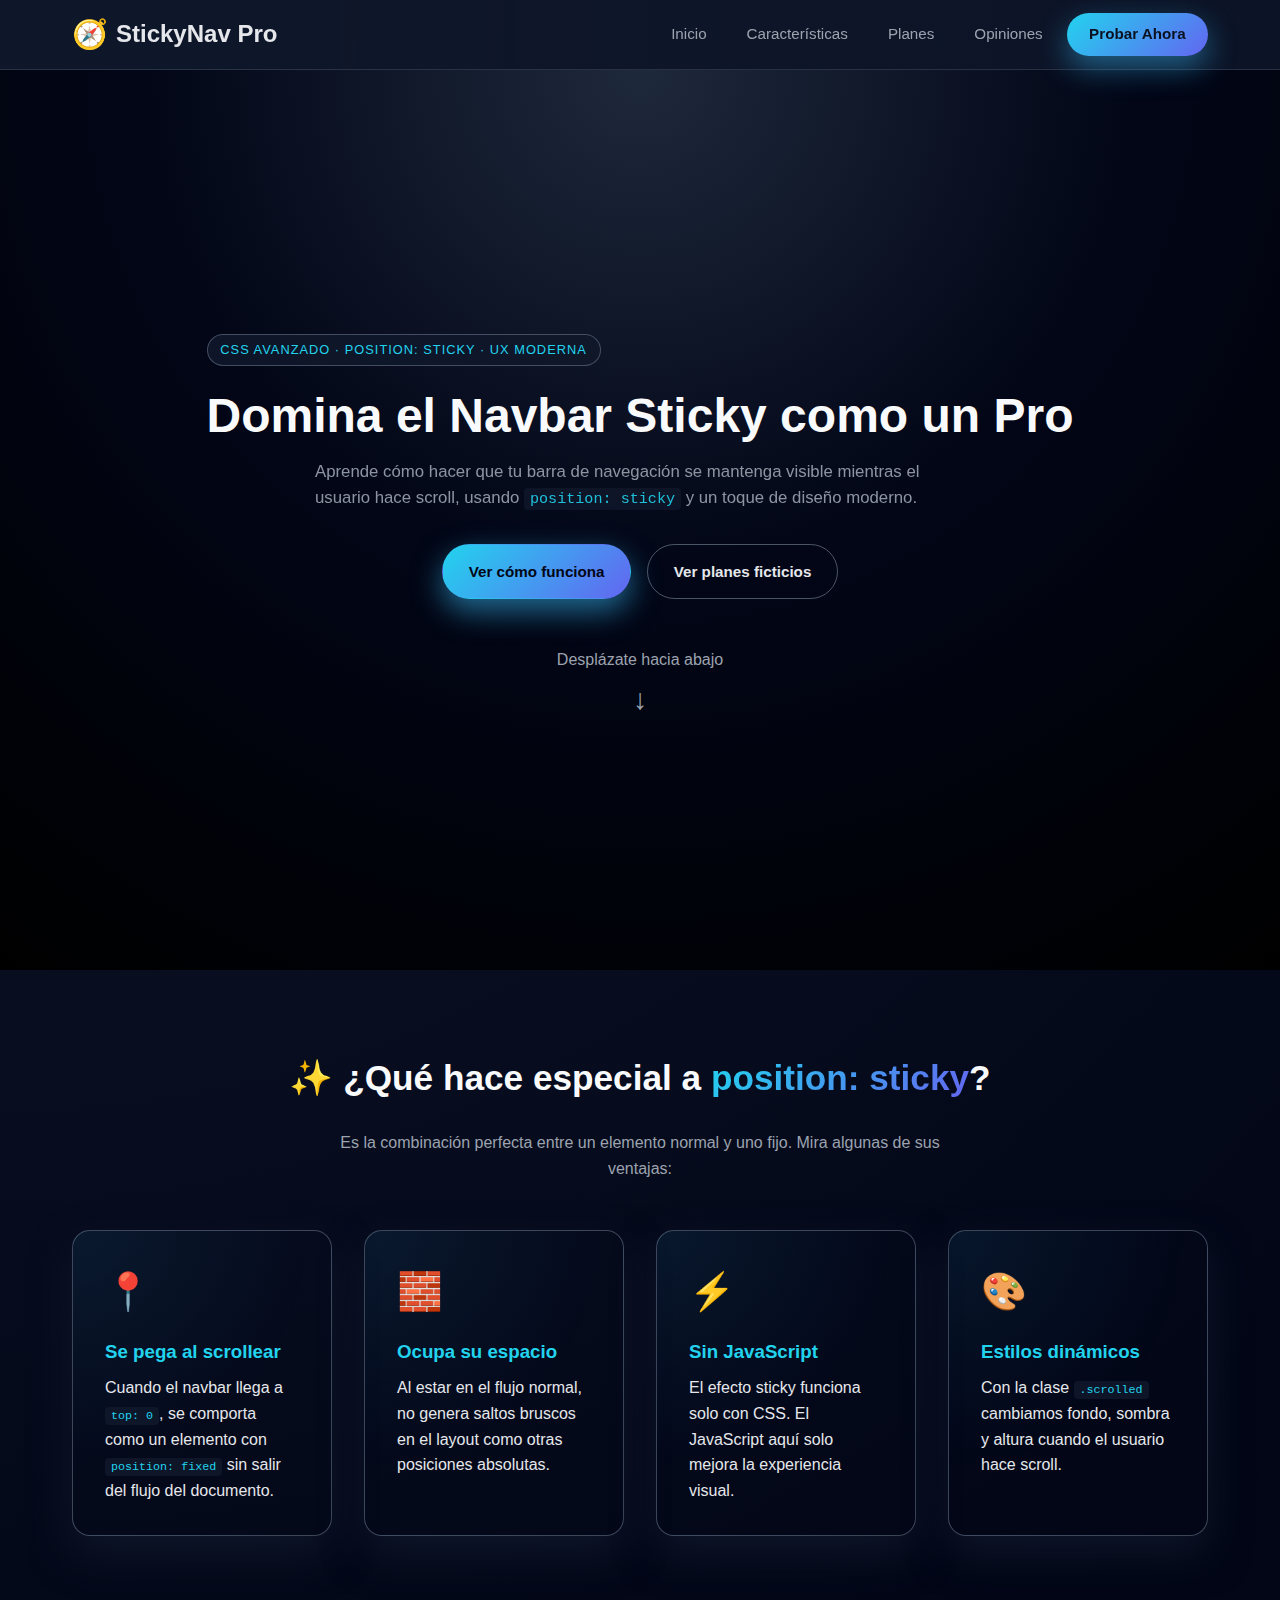
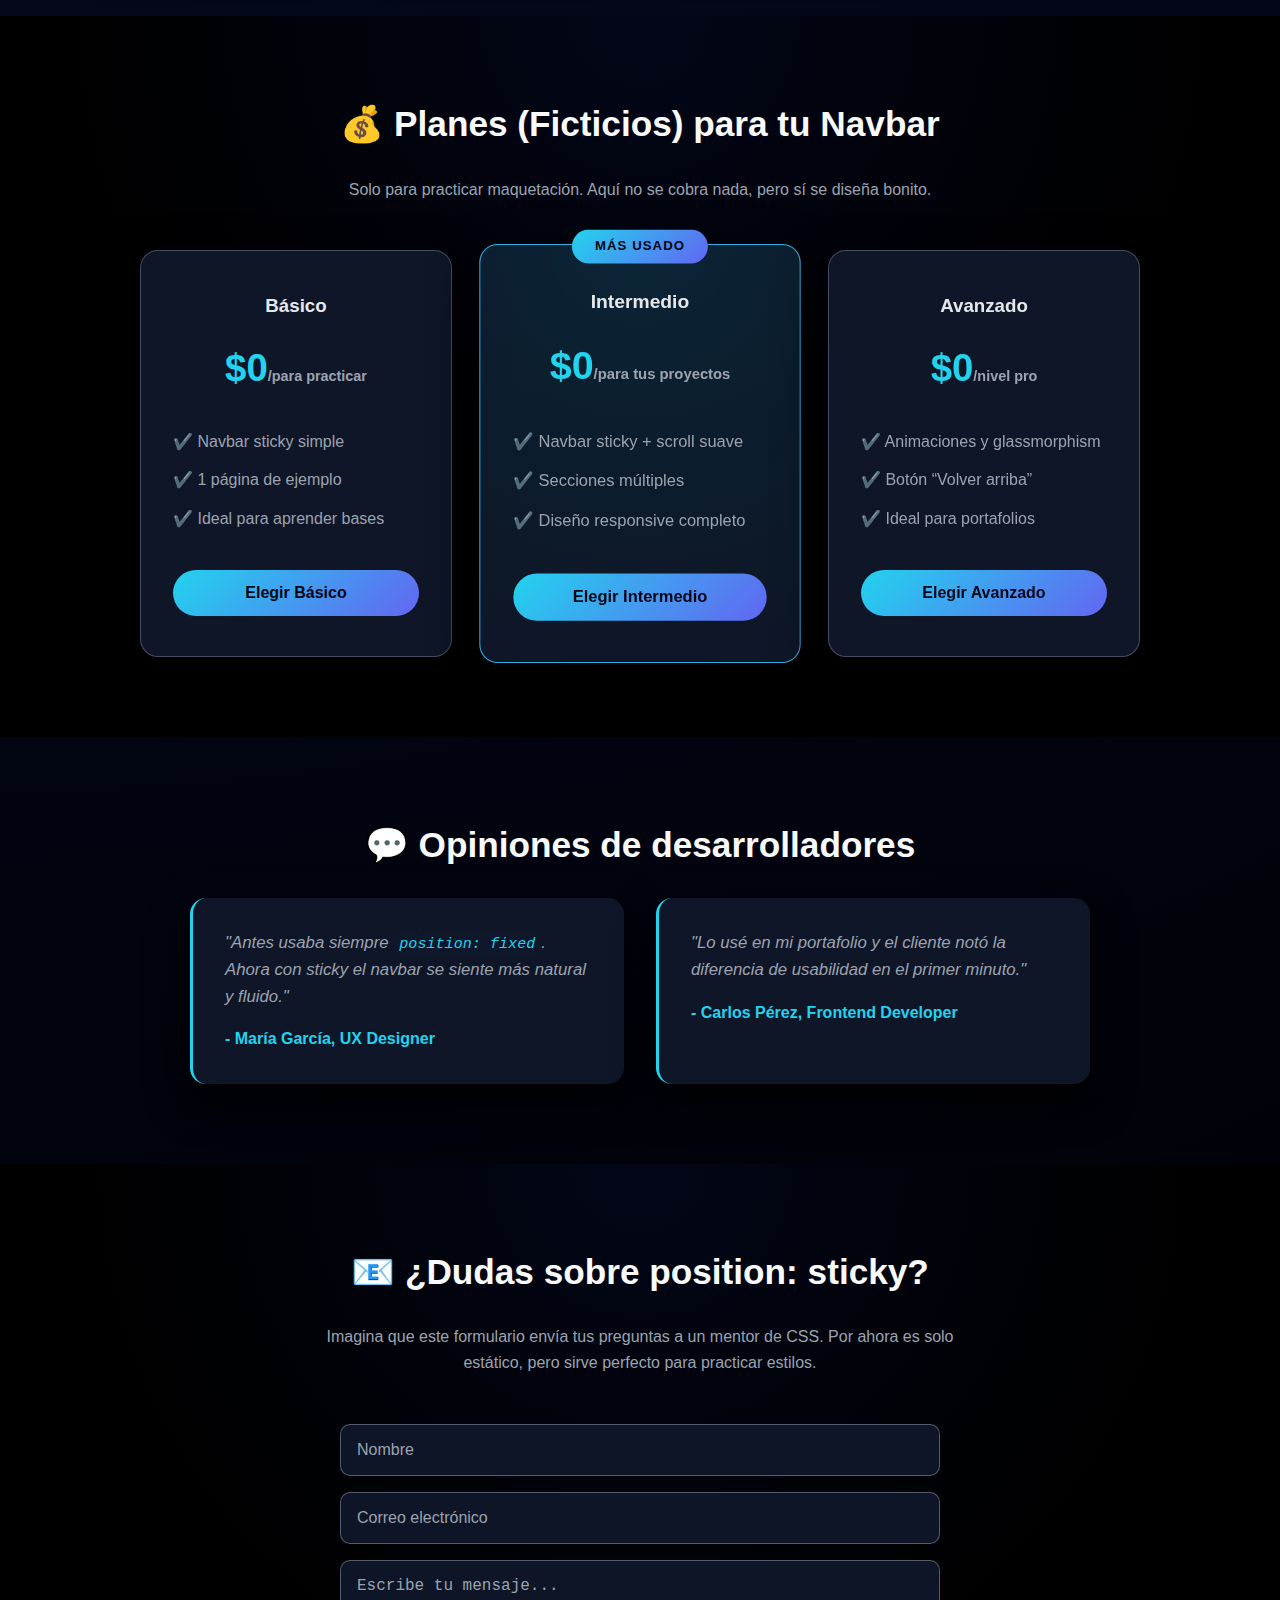
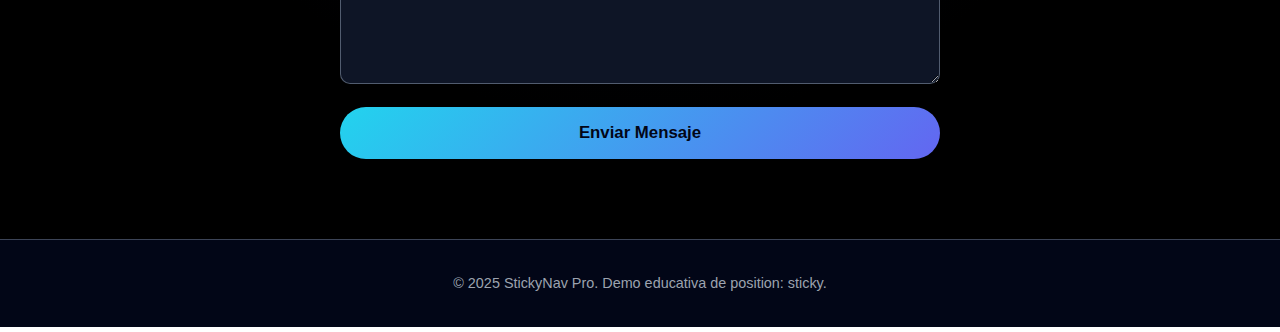
<file: Mod3Eje2-navbar-stiky/index.html>
<!DOCTYPE html>
<html lang="es">

<head>
    <meta charset="UTF-8">
    <meta name="viewport" content="width=device-width, initial-scale=1.0">
    <title>StickyNav Pro | Demo Navbar Sticky</title>
    <link rel="stylesheet" href="styles.css">
</head>

<body>
    <!-- Navegación Sticky -->
    <nav class="navbar" id="navbar">
        <div class="container">
            <a href="#inicio" class="logo">
                <span class="logo-icon">🧭</span>
                <span class="logo-text">StickyNav Pro</span>
            </a>

            <button class="nav-toggle" id="navToggle">
                <span class="hamburger"></span>
            </button>

            <ul class="nav-menu" id="navMenu">
                <li><a href="#inicio" class="nav-link">Inicio</a></li>
                <li><a href="#features" class="nav-link">Características</a></li>
                <li><a href="#pricing" class="nav-link">Planes</a></li>
                <li><a href="#testimonios" class="nav-link">Opiniones</a></li>
                <li><a href="#contacto" class="nav-link btn-cta">Probar Ahora</a></li>
            </ul>
        </div>
    </nav>

    <!-- Hero Section -->
    <section id="inicio" class="hero">
        <div class="container">
            <p class="hero-tag">CSS Avanzado · Position: sticky · UX Moderna</p>
            <h1>Domina el Navbar Sticky como un Pro</h1>
            <p class="subtitle">
                Aprende cómo hacer que tu barra de navegación se mantenga visible mientras el usuario hace scroll,
                usando <code>position: sticky</code> y un toque de diseño moderno.
            </p>
            <div class="hero-actions">
                <a href="#features" class="btn-primary">Ver cómo funciona</a>
                <a href="#pricing" class="btn-secondary">Ver planes ficticios</a>
            </div>
            <div class="scroll-indicator">
                <p>Desplázate hacia abajo</p>
                <span>↓</span>
            </div>
        </div>
    </section>

    <!-- Features Section -->
    <section id="features" class="section">
        <div class="container">
            <h2>✨ ¿Qué hace especial a <span class="gradient-text">position: sticky</span>?</h2>
            <p class="section-intro">
                Es la combinación perfecta entre un elemento normal y uno fijo. Mira algunas de sus ventajas:
            </p>

            <div class="features-grid">
                <div class="feature-card">
                    <div class="icon">📍</div>
                    <h3>Se pega al scrollear</h3>
                    <p>
                        Cuando el navbar llega a <code>top: 0</code>, se comporta como un elemento con
                        <code>position: fixed</code> sin salir del flujo del documento.
                    </p>
                </div>
                <div class="feature-card">
                    <div class="icon">🧱</div>
                    <h3>Ocupa su espacio</h3>
                    <p>
                        Al estar en el flujo normal, no genera saltos bruscos en el layout como otras posiciones
                        absolutas.
                    </p>
                </div>
                <div class="feature-card">
                    <div class="icon">⚡</div>
                    <h3>Sin JavaScript</h3>
                    <p>
                        El efecto sticky funciona solo con CSS. El JavaScript aquí solo mejora la experiencia visual.
                    </p>
                </div>
                <div class="feature-card">
                    <div class="icon">🎨</div>
                    <h3>Estilos dinámicos</h3>
                    <p>
                        Con la clase <code>.scrolled</code> cambiamos fondo, sombra y altura cuando el usuario hace
                        scroll.
                    </p>
                </div>
            </div>
        </div>
    </section>

    <!-- Pricing Section -->
    <section id="pricing" class="section section-alt">
        <div class="container">
            <h2>💰 Planes (Ficticios) para tu Navbar</h2>
            <p class="section-intro">
                Solo para practicar maquetación. Aquí no se cobra nada, pero sí se diseña bonito.
            </p>
            <div class="pricing-grid">
                <div class="pricing-card">
                    <h3>Básico</h3>
                    <p class="price">$0<span>/para practicar</span></p>
                    <ul>
                        <li>✔️ Navbar sticky simple</li>
                        <li>✔️ 1 página de ejemplo</li>
                        <li>✔️ Ideal para aprender bases</li>
                    </ul>
                    <button>Elegir Básico</button>
                </div>
                <div class="pricing-card featured">
                    <div class="badge">Más usado</div>
                    <h3>Intermedio</h3>
                    <p class="price">$0<span>/para tus proyectos</span></p>
                    <ul>
                        <li>✔️ Navbar sticky + scroll suave</li>
                        <li>✔️ Secciones múltiples</li>
                        <li>✔️ Diseño responsive completo</li>
                    </ul>
                    <button>Elegir Intermedio</button>
                </div>
                <div class="pricing-card">
                    <h3>Avanzado</h3>
                    <p class="price">$0<span>/nivel pro</span></p>
                    <ul>
                        <li>✔️ Animaciones y glassmorphism</li>
                        <li>✔️ Botón “Volver arriba”</li>
                        <li>✔️ Ideal para portafolios</li>
                    </ul>
                    <button>Elegir Avanzado</button>
                </div>
            </div>
        </div>
    </section>

    <!-- Testimonials Section -->
    <section id="testimonios" class="section">
        <div class="container">
            <h2>💬 Opiniones de desarrolladores</h2>
            <div class="testimonials-grid">
                <div class="testimonial">
                    <p class="quote">
                        "Antes usaba siempre <code>position: fixed</code>. Ahora con sticky el navbar se siente
                        más natural y fluido."
                    </p>
                    <p class="author">- María García, UX Designer</p>
                </div>
                <div class="testimonial">
                    <p class="quote">
                        "Lo usé en mi portafolio y el cliente notó la diferencia de usabilidad en el primer minuto."
                    </p>
                    <p class="author">- Carlos Pérez, Frontend Developer</p>
                </div>
            </div>
        </div>
    </section>

    <!-- Contact Section -->
    <section id="contacto" class="section section-alt">
        <div class="container">
            <h2>📧 ¿Dudas sobre position: sticky?</h2>
            <p class="section-intro">
                Imagina que este formulario envía tus preguntas a un mentor de CSS.
                Por ahora es solo estático, pero sirve perfecto para practicar estilos.
            </p>
            <form class="contact-form">
                <input type="text" placeholder="Nombre" required>
                <input type="email" placeholder="Correo electrónico" required>
                <textarea placeholder="Escribe tu mensaje..." rows="5" required></textarea>
                <button type="submit" class="btn-submit">Enviar Mensaje</button>
            </form>
        </div>
    </section>

    <!-- Footer -->
    <footer class="footer">
        <div class="container">
            <p>&copy; 2025 StickyNav Pro. Demo educativa de position: sticky.</p>
        </div>
    </footer>

    <!-- Botón "Volver Arriba" (Position: Fixed) -->
    <button class="btn-top" id="btnTop" title="Volver arriba">
        ↑
    </button>

    <script src="script.js"></script>
</body>

</html>
</file>
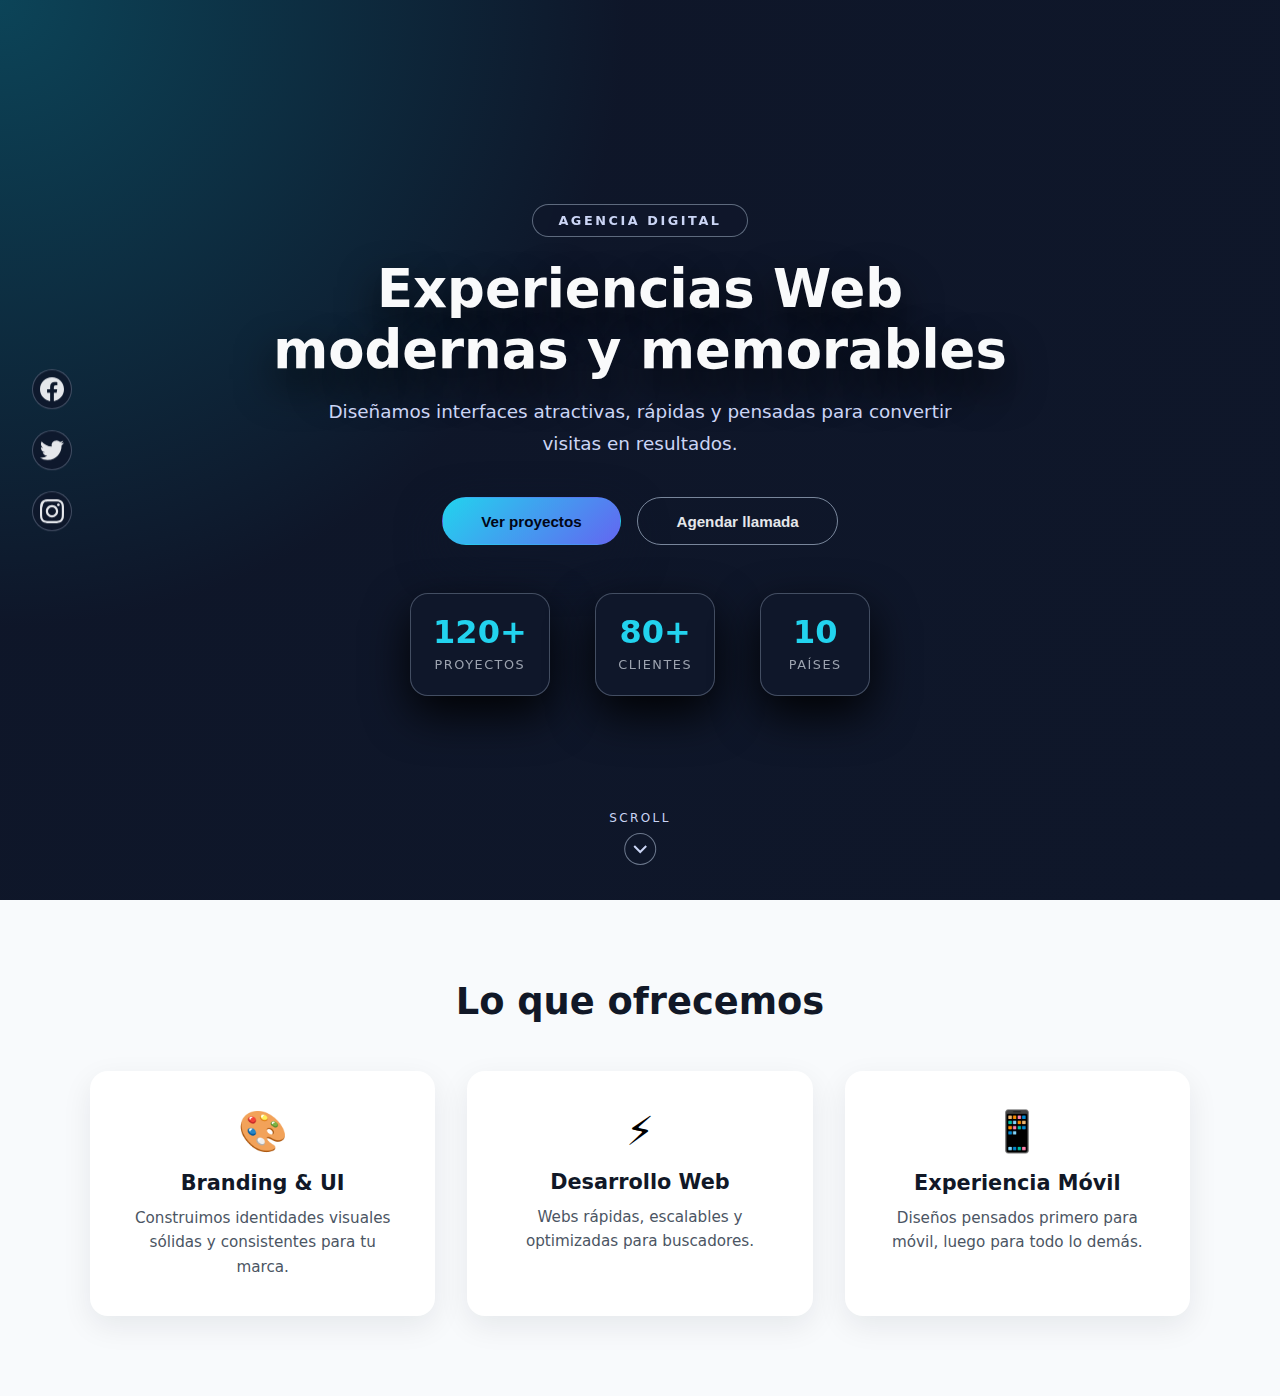
<file: Mod3Eje4-hero-overlay/index.html>
<!DOCTYPE html>
<html lang="es">

<head>
    <meta charset="UTF-8">
    <meta name="viewport" content="width=device-width, initial-scale=1.0">
    <title>Hero con Overlay | Agencia Digital</title>
    <link rel="stylesheet" href="styles.css">
</head>

<body>
    <section class="hero">
        <!-- Overlay semitransparente -->
        <div class="hero-overlay"></div>

        <!-- Redes sociales posicionadas -->
        <div class="social-links">
            <a href="#" aria-label="Facebook">
                <svg width="24" height="24" viewBox="0 0 24 24" fill="currentColor">
                    <path
                        d="M24 12.073c0-6.627-5.373-12-12-12s-12 5.373-12 12c0 5.99 4.388 10.954 10.125 11.854v-8.385H7.078v-3.47h3.047V9.43c0-3.007 1.792-4.669 4.533-4.669 1.312 0 2.686.235 2.686.235v2.953H15.83c-1.491 0-1.956.925-1.956 1.874v2.25h3.328l-.532 3.47h-2.796v8.385C19.612 23.027 24 18.062 24 12.073z" />
                </svg>
            </a>
            <a href="#" aria-label="Twitter">
                <svg width="24" height="24" viewBox="0 0 24 24" fill="currentColor">
                    <path
                        d="M23.953 4.57a10 10 0 01-2.825.775 4.958 4.958 0 002.163-2.723c-.951.555-2.005.959-3.127 1.184a4.92 4.92 0 00-8.384 4.482C7.69 8.095 4.067 6.13 1.64 3.162a4.822 4.822 0 00-.666 2.475c0 1.71.87 3.213 2.188 4.096a4.904 4.904 0 01-2.228-.616v.06a4.923 4.923 0 003.946 4.827 4.996 4.996 0 01-2.212.085 4.936 4.936 0 004.604 3.417 9.867 9.867 0 01-6.102 2.105c-.39 0-.779-.023-1.17-.067a13.995 13.995 0 007.557 2.209c9.053 0 13.998-7.496 13.998-13.985 0-.21 0-.42-.015-.63A9.935 9.935 0 0024 4.59z" />
                </svg>
            </a>
            <a href="#" aria-label="Instagram">
                <svg width="24" height="24" viewBox="0 0 24 24" fill="currentColor">
                    <path
                        d="M12 0C8.74 0 8.333.015 7.053.072 5.775.132 4.905.333 4.14.63c-.789.306-1.459.717-2.126 1.384S.935 3.35.63 4.14C.333 4.905.131 5.775.072 7.053.012 8.333 0 8.74 0 12s.015 3.667.072 4.947c.06 1.277.261 2.148.558 2.913.306.788.717 1.459 1.384 2.126.667.666 1.336 1.079 2.126 1.384.766.296 1.636.499 2.913.558C8.333 23.988 8.74 24 12 24s3.667-.015 4.947-.072c1.277-.06 2.148-.262 2.913-.558.788-.306 1.459-.718 2.126-1.384.666-.667 1.079-1.335 1.384-2.126.296-.765.499-1.636.558-2.913.06-1.28.072-1.687.072-4.947s-.015-3.667-.072-4.947c-.06-1.277-.262-2.149-.558-2.913-.306-.789-.718-1.459-1.384-2.126C21.319 1.347 20.651.935 19.86.63c-.765-.297-1.636-.499-2.913-.558C15.667.012 15.26 0 12 0zm0 2.16c3.203 0 3.585.016 4.85.071 1.17.055 1.805.249 2.227.415.562.217.96.477 1.382.896.419.42.679.819.896 1.381.164.422.36 1.057.413 2.227.057 1.266.07 1.646.07 4.85s-.015 3.585-.074 4.85c-.061 1.17-.256 1.805-.421 2.227-.224.562-.479.96-.899 1.382-.419.419-.824.679-1.38.896-.42.164-1.065.36-2.235.413-1.274.057-1.649.07-4.859.07-3.211 0-3.586-.015-4.859-.074-1.171-.061-1.816-.256-2.236-.421-.569-.224-.96-.479-1.379-.899-.421-.419-.69-.824-.9-1.38-.165-.42-.359-1.065-.42-2.235-.045-1.26-.061-1.649-.061-4.844 0-3.196.016-3.586.61-4.861.061-1.17.255-1.814.42-2.234.21-.57.479-.96.9-1.381.419-.419.81-.689 1.379-.898.42-.166 1.051-.361 2.221-.421 1.275-.045 1.65-.06 4.859-.06l.045.03zm0 3.678c-3.405 0-6.162 2.76-6.162 6.162 0 3.405 2.76 6.162 6.162 6.162 3.405 0 6.162-2.76 6.162-6.162 0-3.405-2.76-6.162-6.162-6.162zM12 16c-2.21 0-4-1.79-4-4s1.79-4 4-4 4 1.79 4 4-1.79 4-4 4zm7.846-10.405c0 .795-.646 1.44-1.44 1.44-.795 0-1.44-.646-1.44-1.44 0-.794.646-1.439 1.44-1.439.793-.001 1.44.645 1.44 1.439z" />
                </svg>
            </a>
        </div>

        <!-- Contenido centrado -->
        <div class="hero-content">
            <span class="hero-badge">Agencia Digital</span>
            <h1>Experiencias Web<br>modernas y memorables</h1>
            <p>Diseñamos interfaces atractivas, rápidas y pensadas para convertir visitas en resultados.</p>
            <div class="hero-buttons">
                <button class="btn btn-primary">Ver proyectos</button>
                <button class="btn btn-secondary">Agendar llamada</button>
            </div>
            <div class="hero-stats">
                <div class="stat">
                    <h3>120+</h3>
                    <p>Proyectos</p>
                </div>
                <div class="stat">
                    <h3>80+</h3>
                    <p>Clientes</p>
                </div>
                <div class="stat">
                    <h3>10</h3>
                    <p>Países</p>
                </div>
            </div>
        </div>

        <!-- Scroll indicator -->
        <div class="scroll-indicator">
            <span>Scroll</span>
            <div class="scroll-arrow">
                <svg width="24" height="24" viewBox="0 0 24 24" fill="none" stroke="currentColor" stroke-width="2">
                    <polyline points="6 9 12 15 18 9"></polyline>
                </svg>
            </div>
        </div>
    </section>

    <!-- Sección adicional para demostrar el scroll -->
    <section class="content-section">
        <div class="content-container">
            <h2>Lo que ofrecemos</h2>
            <div class="features-grid">
                <div class="feature">
                    <div class="feature-icon">🎨</div>
                    <h3>Branding & UI</h3>
                    <p>Construimos identidades visuales sólidas y consistentes para tu marca.</p>
                </div>
                <div class="feature">
                    <div class="feature-icon">⚡</div>
                    <h3>Desarrollo Web</h3>
                    <p>Webs rápidas, escalables y optimizadas para buscadores.</p>
                </div>
                <div class="feature">
                    <div class="feature-icon">📱</div>
                    <h3>Experiencia Móvil</h3>
                    <p>Diseños pensados primero para móvil, luego para todo lo demás.</p>
                </div>
            </div>
        </div>
    </section>
</body>

</html>
</file>
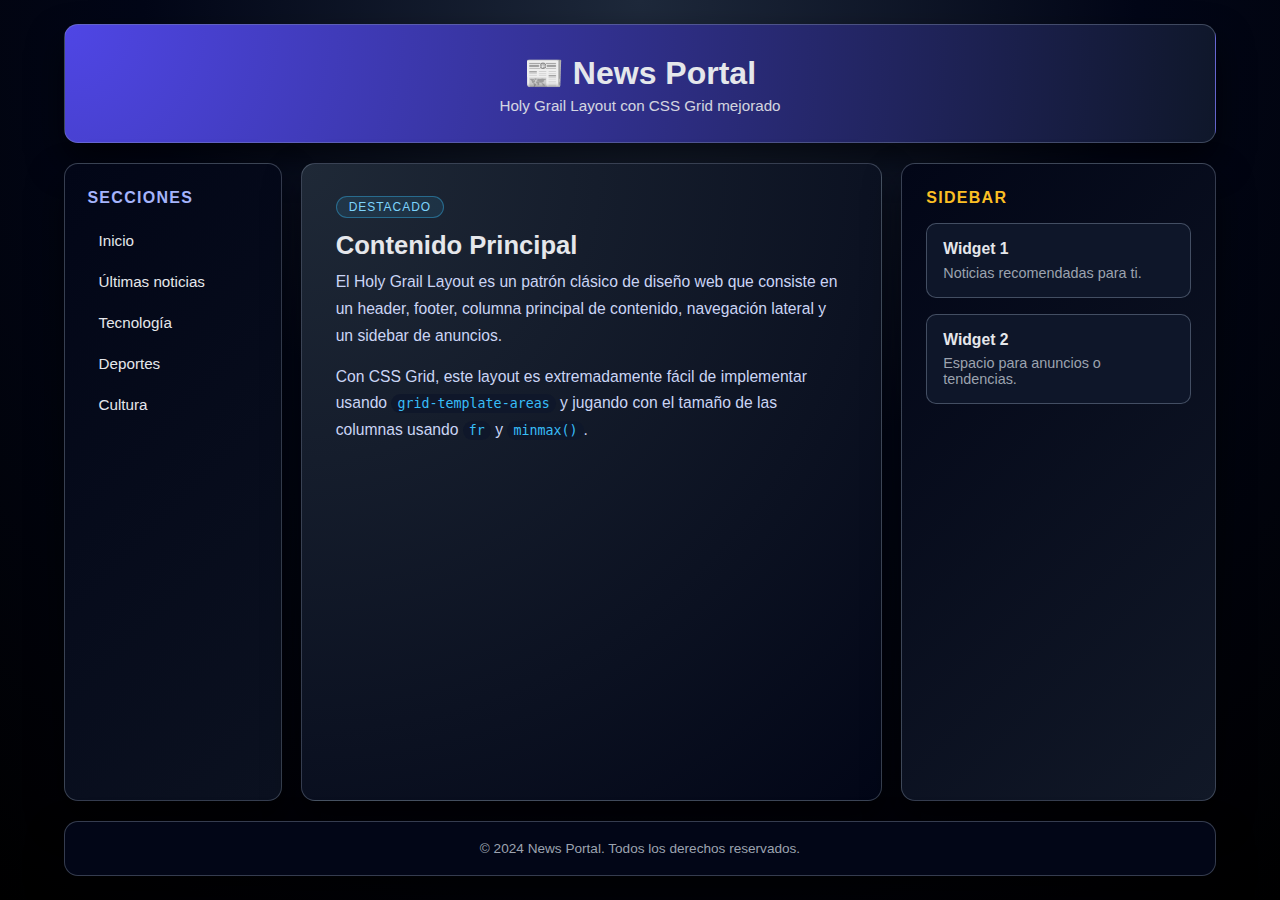
<file: Mod4Eje3-holy-grail/index.html>
<!DOCTYPE html>
<html lang="es">

<head>
    <meta charset="UTF-8">
    <meta name="viewport" content="width=device-width, initial-scale=1.0">
    <title>Solución: Holy Grail Layout</title>
    <link rel="stylesheet" href="styles.css">
</head>

<body>
    <div class="holy-grail">
        <header class="header">
            <h1>📰 News Portal</h1>
            <p>Holy Grail Layout con CSS Grid mejorado</p>
        </header>

        <nav class="nav">
            <h3>Secciones</h3>
            <ul>
                <li><a href="#">Inicio</a></li>
                <li><a href="#">Últimas noticias</a></li>
                <li><a href="#">Tecnología</a></li>
                <li><a href="#">Deportes</a></li>
                <li><a href="#">Cultura</a></li>
            </ul>
        </nav>

        <main class="main">
            <article>
                <span class="tag">Destacado</span>
                <h2>Contenido Principal</h2>
                <p>El Holy Grail Layout es un patrón clásico de diseño web que consiste en un header, footer, columna
                    principal de contenido, navegación lateral y un sidebar de anuncios.</p>
                <p>Con CSS Grid, este layout es extremadamente fácil de implementar usando
                    <code>grid-template-areas</code> y jugando con el tamaño de las columnas usando <code>fr</code> y
                    <code>minmax()</code>.</p>
            </article>
        </main>

        <aside class="sidebar">
            <h3>Sidebar</h3>
            <div class="widget">
                <h4>Widget 1</h4>
                <p>Noticias recomendadas para ti.</p>
            </div>
            <div class="widget">
                <h4>Widget 2</h4>
                <p>Espacio para anuncios o tendencias.</p>
            </div>
        </aside>

        <footer class="footer">
            <p>&copy; 2024 News Portal. Todos los derechos reservados.</p>
        </footer>
    </div>
</body>

</html>
</file>
<file: Mod3Eje4-hero-overlay/styles.css>
* {
    margin: 0;
    padding: 0;
    box-sizing: border-box;
}

:root {
    --color-primary: #22d3ee;
    /* cyan */
    --color-secondary: #6366f1;
    /* indigo */
    --color-text: #e5e7eb;
    --color-text-soft: #cbd5f5;
    --color-muted: #9ca3af;
    --color-bg-light: #f8fafc;
}

body {
    font-family: system-ui, -apple-system, BlinkMacSystemFont, 'Segoe UI', sans-serif;
    overflow-x: hidden;
    background: #020617;
}

/* ==============================
   HERO SECTION
   ============================== */
.hero {
    position: relative;
    height: 100vh;

    /* Nueva imagen de fondo (ciudad/futurista/tech) */
    background-image: url('https://images.unsplash.com/photo-1518770660439-4636190af475?w=1920&h=1080&fit=crop');
    background-size: cover;
    background-position: center;
    background-attachment: fixed;

    display: flex;
    justify-content: center;
    align-items: center;
    overflow: hidden;
}

/* ==============================
   OVERLAY SEMITRANSPARENTE
   ============================== */
.hero-overlay {
    position: absolute;
    inset: 0;

    /* Overlay más oscuro con toque de color */
    background: radial-gradient(circle at top left,
            rgba(34, 211, 238, 0.3) 0,
            rgba(15, 23, 42, 0.95) 40%,
            rgba(15, 23, 42, 1) 100%);

    z-index: 1;
}

/* ==============================
   REDES SOCIALES
   ============================== */
.social-links {
    position: absolute;
    left: 2rem;
    top: 50%;
    transform: translateY(-50%);
    z-index: 10;

    display: flex;
    flex-direction: column;
    gap: 1.3rem;
}

.social-links a {
    color: var(--color-text);
    width: 40px;
    height: 40px;
    display: flex;
    align-items: center;
    justify-content: center;
    border-radius: 50%;
    background: rgba(15, 23, 42, 0.8);
    border: 1px solid rgba(148, 163, 184, 0.4);
    backdrop-filter: blur(12px);
    -webkit-backdrop-filter: blur(12px);
    transition: transform 0.25s ease, box-shadow 0.25s ease, border-color 0.25s ease;
}

.social-links a:hover {
    transform: translateX(6px);
    border-color: rgba(34, 211, 238, 0.8);
    box-shadow: 0 12px 30px rgba(0, 0, 0, 0.9);
}

/* ==============================
   CONTENIDO HERO
   ============================== */
.hero-content {
    z-index: 10;
    text-align: center;
    max-width: 900px;
    padding: 2rem;
    animation: fadeInUp 0.9s ease;
}

@keyframes fadeInUp {
    from {
        opacity: 0;
        transform: translateY(30px);
    }

    to {
        opacity: 1;
        transform: translateY(0);
    }
}

.hero-badge {
    display: inline-block;
    padding: 0.5rem 1.6rem;
    border-radius: 999px;
    font-size: 0.8rem;
    letter-spacing: 0.2em;
    text-transform: uppercase;
    font-weight: 600;
    margin-bottom: 1.4rem;

    color: var(--color-text-soft);
    border: 1px solid rgba(148, 163, 184, 0.6);
    background: rgba(15, 23, 42, 0.8);
    backdrop-filter: blur(14px);
    -webkit-backdrop-filter: blur(14px);
}

.hero-content h1 {
    color: #f9fafb;
    font-size: 3.3rem;
    line-height: 1.15;
    margin-bottom: 1rem;
    text-shadow: 0 18px 40px rgba(0, 0, 0, 0.9);
}

.hero-content p {
    color: var(--color-text-soft);
    font-size: 1.15rem;
    max-width: 650px;
    margin: 0 auto 2.4rem;
    line-height: 1.7;
}

/* ==============================
   BOTONES HERO
   ============================== */
.hero-buttons {
    display: flex;
    gap: 1rem;
    justify-content: center;
    margin-bottom: 3rem;
}

.btn {
    padding: 0.9rem 2.4rem;
    font-size: 0.95rem;
    font-weight: 600;
    border-radius: 999px;
    border: 1px solid transparent;
    cursor: pointer;
    transition: transform 0.25s ease, box-shadow 0.25s ease, background 0.25s ease, color 0.25s ease, border-color 0.25s ease;
}

.btn-primary {
    background: linear-gradient(135deg, var(--color-primary), var(--color-secondary));
    color: #020617;
    box-shadow: 0 18px 45px rgba(15, 23, 42, 1);
}

.btn-primary:hover {
    transform: translateY(-2px);
    box-shadow: 0 25px 65px rgba(15, 23, 42, 1);
}

.btn-secondary {
    background: transparent;
    color: var(--color-text);
    border-color: rgba(148, 163, 184, 0.8);
}

.btn-secondary:hover {
    background: rgba(15, 23, 42, 0.9);
    border-color: var(--color-primary);
    transform: translateY(-2px);
}

/* ==============================
   ESTADÍSTICAS HERO
   ============================== */
.hero-stats {
    display: flex;
    gap: 2.8rem;
    justify-content: center;
}

.stat {
    min-width: 110px;
    padding: 1.2rem 1.4rem;
    border-radius: 18px;
    background: rgba(15, 23, 42, 0.9);
    border: 1px solid rgba(148, 163, 184, 0.4);
    backdrop-filter: blur(14px);
    -webkit-backdrop-filter: blur(14px);
    box-shadow: 0 18px 45px rgba(0, 0, 0, 0.9);
}

.stat h3 {
    color: var(--color-primary);
    font-size: 2rem;
    margin-bottom: 0.2rem;
}

.stat p {
    color: var(--color-muted);
    font-size: 0.8rem;
    text-transform: uppercase;
    letter-spacing: 0.12em;
    margin: 0;
}

/* ==============================
   SCROLL INDICATOR
   ============================== */
.scroll-indicator {
    position: absolute;
    bottom: 2.2rem;
    left: 50%;
    transform: translateX(-50%);
    z-index: 10;

    display: flex;
    flex-direction: column;
    align-items: center;
    gap: 0.5rem;
    color: var(--color-text-soft);
    cursor: default;

    animation: bounce 2s ease-in-out infinite;
}

@keyframes bounce {

    0%,
    100% {
        transform: translateX(-50%) translateY(0);
    }

    50% {
        transform: translateX(-50%) translateY(-8px);
    }
}

.scroll-indicator span {
    font-size: 0.75rem;
    text-transform: uppercase;
    letter-spacing: 0.2em;
}

.scroll-arrow {
    width: 32px;
    height: 32px;
    border-radius: 999px;
    border: 1px solid rgba(148, 163, 184, 0.7);
    display: flex;
    align-items: center;
    justify-content: center;
    background: rgba(15, 23, 42, 0.9);
}

/* ==============================
   SECCIÓN DE CONTENIDO
   ============================== */
.content-section {
    padding: 5rem 2rem;
    background: var(--color-bg-light);
}

.content-container {
    max-width: 1100px;
    margin: 0 auto;
}

.content-container h2 {
    text-align: center;
    font-size: 2.3rem;
    color: #111827;
    margin-bottom: 3rem;
}

.features-grid {
    display: grid;
    grid-template-columns: repeat(auto-fit, minmax(260px, 1fr));
    gap: 2rem;
}

.feature {
    background: #ffffff;
    padding: 2.3rem 2rem;
    border-radius: 18px;
    text-align: center;
    box-shadow: 0 10px 30px rgba(15, 23, 42, 0.08);
    transition: transform 0.25s ease, box-shadow 0.25s ease;
}

.feature:hover {
    transform: translateY(-8px);
    box-shadow: 0 18px 45px rgba(15, 23, 42, 0.15);
}

.feature-icon {
    font-size: 2.5rem;
    margin-bottom: 1rem;
}

.feature h3 {
    font-size: 1.3rem;
    color: #111827;
    margin-bottom: 0.7rem;
}

.feature p {
    color: #4b5563;
    line-height: 1.6;
    font-size: 0.95rem;
}

/* ==============================
   RESPONSIVE
   ============================== */
@media (max-width: 900px) {
    .hero-content h1 {
        font-size: 2.6rem;
    }

    .hero-stats {
        gap: 1.5rem;
    }
}

@media (max-width: 768px) {
    .hero {
        background-attachment: scroll;
        padding: 0 1rem;
    }

    .hero-content h1 {
        font-size: 2.2rem;
    }

    .hero-content p {
        font-size: 1rem;
    }

    .hero-buttons {
        flex-direction: column;
        align-items: center;
    }

    .btn {
        width: 100%;
        max-width: 260px;
    }

    .hero-stats {
        flex-direction: column;
        align-items: center;
    }

    .social-links {
        left: 1rem;
        gap: 1rem;
    }
}

@media (max-width: 480px) {
    .hero-content {
        padding: 1.5rem 0.8rem;
    }

    .hero-content h1 {
        font-size: 1.9rem;
    }

    .hero-badge {
        font-size: 0.7rem;
        padding: 0.4rem 1.1rem;
    }

    .social-links {
        display: none;
        /* Ocultar redes en pantallas muy pequeñas si quieres */
    }

    .content-section {
        padding: 3.5rem 1.2rem;
    }
}
</file>
<file: Mod4Eje3-holy-grail/styles.css>
* {
    margin: 0;
    padding: 0;
    box-sizing: border-box;
}

body {
    font-family: 'Segoe UI', Tahoma, Geneva, Verdana, sans-serif;
    background: radial-gradient(circle at top, #1e293b 0, #020617 45%, #000 100%);
    color: #0f172a;
}

/* ==============================
   HOLY GRAIL LAYOUT CON GRID
   ============================== */
.holy-grail {
    display: grid;
    grid-template-areas:
        "header header header"
        "nav main sidebar"
        "footer footer footer";

    /* 👇 AQUÍ JUGAMOS CON EL TAMAÑO DE LAS COLUMNAS
       - 1ª col: nav, estrecha pero con mínimo 210px y máx 260px
       - 2ª col: main, mucho más ancha (2.4 fracciones)
       - 3ª col: sidebar, más ancha que la nav pero menos que el main
    */
    grid-template-columns:
        minmax(210px, 0.9fr) minmax(340px, 2.4fr) minmax(230px, 1.3fr);

    grid-template-rows: auto 1fr auto;
    min-height: 100vh;
    gap: 1.2rem;
    padding: 1.5rem;
    max-width: 1200px;
    margin: 0 auto;
}

/* Tarjetas base */
.header,
.nav,
.main,
.sidebar,
.footer {
    background: rgba(15, 23, 42, 0.9);
    border-radius: 14px;
    box-shadow: 0 18px 35px rgba(0, 0, 0, 0.6);
    border: 1px solid rgba(148, 163, 184, 0.35);
    color: #e5e7eb;
}

/* ==============================
   HEADER
   ============================== */
.header {
    grid-area: header;
    padding: 1.8rem 2.2rem;
    text-align: center;
    background: radial-gradient(circle at top left, #4f46e5, #0f172a);
}

.header h1 {
    font-size: 2rem;
    margin-bottom: 0.3rem;
}

.header p {
    font-size: 0.95rem;
    opacity: 0.9;
}

/* ==============================
   NAV LATERAL
   ============================== */
.nav {
    grid-area: nav;
    padding: 1.6rem 1.4rem;
    background: linear-gradient(135deg, #020617, #0b1120);
}

.nav h3 {
    margin-bottom: 1rem;
    font-size: 1rem;
    text-transform: uppercase;
    letter-spacing: 0.08em;
    color: #a5b4fc;
}

.nav ul {
    list-style: none;
}

.nav li+li {
    margin-top: 0.4rem;
}

.nav a {
    color: #e5e7eb;
    text-decoration: none;
    display: block;
    padding: 0.55rem 0.7rem;
    border-radius: 8px;
    font-size: 0.95rem;
    transition: background 0.25s ease, color 0.25s ease, transform 0.15s ease;
}

.nav a:hover {
    background: rgba(37, 99, 235, 0.22);
    color: #bfdbfe;
    transform: translateX(3px);
}

/* ==============================
   MAIN CONTENT
   ============================== */
.main {
    grid-area: main;
    padding: 2rem 2.1rem;
    background: radial-gradient(circle at top left, #1f2937, #020617);
}

.main article {
    max-width: 650px;
}

.main h2 {
    color: #e5e7eb;
    margin-bottom: 0.6rem;
    font-size: 1.6rem;
}

.main p {
    line-height: 1.7;
    color: #cbd5f5;
    margin-bottom: 0.9rem;
    font-size: 0.98rem;
}

.main code {
    background: rgba(15, 23, 42, 0.95);
    padding: 2px 6px;
    border-radius: 999px;
    font-size: 0.85em;
    color: #38bdf8;
}

.tag {
    display: inline-block;
    margin-bottom: 0.8rem;
    padding: 0.2rem 0.75rem;
    border-radius: 999px;
    font-size: 0.75rem;
    text-transform: uppercase;
    letter-spacing: 0.08em;
    background: rgba(56, 189, 248, 0.1);
    color: #7dd3fc;
    border: 1px solid rgba(56, 189, 248, 0.4);
}

/* ==============================
   SIDEBAR DERECHA
   ============================== */
.sidebar {
    grid-area: sidebar;
    padding: 1.6rem 1.5rem;
    background: linear-gradient(135deg, #020617, #111827);
}

.sidebar h3 {
    margin-bottom: 1rem;
    font-size: 1rem;
    text-transform: uppercase;
    letter-spacing: 0.08em;
    color: #fbbf24;
}

.widget {
    background: rgba(15, 23, 42, 0.95);
    padding: 1rem;
    margin-bottom: 1rem;
    border-radius: 10px;
    border: 1px solid rgba(148, 163, 184, 0.4);
}

.widget h4 {
    margin-bottom: 0.4rem;
    font-size: 0.98rem;
    color: #e5e7eb;
}

.widget p {
    font-size: 0.9rem;
    color: #9ca3af;
}

/* ==============================
   FOOTER
   ============================== */
.footer {
    grid-area: footer;
    padding: 1.2rem 1.8rem;
    text-align: center;
    font-size: 0.85rem;
    background: #020617;
    color: #9ca3af;
}

/* ==============================
   RESPONSIVE
   ============================== */
@media (max-width: 960px) {

    /* Aquí reducimos el peso visual del sidebar
       y del nav para darle más aire al contenido */
    .holy-grail {
        grid-template-columns:
            minmax(180px, 0.8fr) minmax(300px, 2.2fr) minmax(190px, 1fr);
    }
}

@media (max-width: 768px) {
    .holy-grail {
        grid-template-areas:
            "header"
            "nav"
            "main"
            "sidebar"
            "footer";
        grid-template-columns: 1fr;
        grid-template-rows: auto auto auto auto auto;
    }

    .header,
    .nav,
    .main,
    .sidebar,
    .footer {
        border-radius: 12px;
    }
}

@media (max-width: 480px) {
    .holy-grail {
        padding: 1rem;
        gap: 0.9rem;
    }

    .main {
        padding: 1.5rem 1.4rem;
    }
}
</file>
<file: Mod3Eje2-navbar-stiky/styles.css>
/* =====================================
   RESET
   ===================================== */

* {
    margin: 0;
    padding: 0;
    box-sizing: border-box;
}

:root {
    --color-primary: #22d3ee;
    /* cyan */
    --color-primary-dark: #0ea5e9;
    --color-secondary: #6366f1;
    /* indigo */
    --color-text: #e5e7eb;
    --color-text-muted: #9ca3af;
    --color-bg: #020617;
    /* slate-950 */
    --color-bg-alt: #020617;
    --color-card: #0b1120;
    /* slate-900-ish */
    --color-border: #1f2937;

    --nav-height: 70px;
    --transition: all 0.3s ease;
}

html {
    scroll-behavior: smooth;
}

body {
    font-family: -apple-system, BlinkMacSystemFont, 'Segoe UI', sans-serif;
    line-height: 1.6;
    color: var(--color-text);
    background: radial-gradient(circle at top left, #0f172a 0, #020617 50%, #000 100%);
}

.container {
    max-width: 1200px;
    margin: 0 auto;
    padding: 0 2rem;
}

code {
    background: rgba(15, 23, 42, 0.9);
    padding: 2px 6px;
    border-radius: 4px;
    font-size: 0.9em;
    color: var(--color-primary);
}

/* =====================================
   NAVBAR - POSITION: STICKY ⭐
   ===================================== */

.navbar {
    position: sticky;
    top: 0;
    z-index: 1000;
    height: var(--nav-height);
    transition: var(--transition);

    /* Glassmorphism */
    background: linear-gradient(90deg, rgba(15, 23, 42, 0.9), rgba(15, 23, 42, 0.7));
    backdrop-filter: blur(16px);
    -webkit-backdrop-filter: blur(16px);
    border-bottom: 1px solid rgba(148, 163, 184, 0.2);
}

.navbar.scrolled {
    background: linear-gradient(90deg, rgba(15, 23, 42, 0.98), rgba(15, 23, 42, 0.95));
    box-shadow: 0 12px 30px rgba(15, 23, 42, 0.8);
    height: 64px;
}

.navbar .container {
    height: 100%;
    display: flex;
    justify-content: space-between;
    align-items: center;
}

/* Logo */
.logo {
    display: flex;
    align-items: center;
    gap: 0.5rem;
    text-decoration: none;
    font-size: 1.5rem;
    font-weight: 700;
    color: var(--color-text);
    transition: var(--transition);
}

.logo:hover {
    color: var(--color-primary);
    transform: translateY(-1px);
}

.logo-icon {
    font-size: 1.8rem;
}

/* Hamburguesa */
.nav-toggle {
    display: none;
    flex-direction: column;
    justify-content: center;
    align-items: center;
    width: 30px;
    height: 25px;
    background: transparent;
    border: none;
    cursor: pointer;
    position: relative;
}

.hamburger {
    width: 25px;
    height: 3px;
    background: var(--color-text);
    border-radius: 3px;
    transition: var(--transition);
    position: relative;
}

.hamburger::before,
.hamburger::after {
    content: '';
    position: absolute;
    width: 25px;
    height: 3px;
    background: var(--color-text);
    border-radius: 3px;
    transition: var(--transition);
}

.hamburger::before {
    top: -8px;
}

.hamburger::after {
    top: 8px;
}

.nav-toggle.active .hamburger {
    background: transparent;
}

.nav-toggle.active .hamburger::before {
    top: 0;
    transform: rotate(45deg);
}

.nav-toggle.active .hamburger::after {
    top: 0;
    transform: rotate(-45deg);
}

/* Menú */
.nav-menu {
    list-style: none;
    display: flex;
    gap: 0.5rem;
    align-items: center;
}

.nav-link {
    position: relative;
    display: block;
    padding: 0.5rem 1rem;
    color: var(--color-text-muted);
    text-decoration: none;
    font-weight: 500;
    border-radius: 999px;
    transition: var(--transition);
    font-size: 0.95rem;
}

/* Línea animada debajo del link */
.nav-link::after {
    content: '';
    position: absolute;
    left: 16px;
    right: 16px;
    bottom: 4px;
    height: 2px;
    background: linear-gradient(90deg, var(--color-primary), var(--color-secondary));
    transform: scaleX(0);
    transform-origin: center;
    transition: transform 0.25s ease;
}

.nav-link:hover {
    color: var(--color-text);
    background: rgba(15, 23, 42, 0.7);
}

.nav-link:hover::after,
.nav-link.active::after {
    transform: scaleX(1);
}

.nav-link.active {
    color: var(--color-primary);
}

/* Botón CTA */
.btn-cta {
    background: linear-gradient(135deg, var(--color-primary), var(--color-secondary));
    color: #0b1120 !important;
    padding: 0.6rem 1.4rem;
    border-radius: 999px;
    box-shadow: 0 12px 30px rgba(56, 189, 248, 0.45);
    font-weight: 600;
}

.btn-cta:hover {
    transform: translateY(-2px) scale(1.02);
    box-shadow: 0 16px 40px rgba(56, 189, 248, 0.6);
}

/* =====================================
   HERO
   ===================================== */

.hero {
    min-height: 100vh;
    display: flex;
    align-items: center;
    padding: 6rem 0 5rem;
    background: radial-gradient(circle at top, #1e293b 0, #020617 45%, #000 100%);
}

.hero-tag {
    display: inline-block;
    padding: 0.3rem 0.8rem;
    border-radius: 999px;
    margin-bottom: 1.5rem;
    font-size: 0.8rem;
    letter-spacing: 0.08em;
    text-transform: uppercase;
    color: var(--color-primary);
    background: rgba(15, 23, 42, 0.9);
    border: 1px solid rgba(148, 163, 184, 0.4);
}

.hero h1 {
    font-size: 3rem;
    line-height: 1.1;
    margin-bottom: 1rem;
    color: #f9fafb;
    animation: fadeInUp 0.8s ease;
}

.subtitle {
    font-size: 1.05rem;
    opacity: 0.9;
    max-width: 650px;
    margin: 0 auto 2rem;
    color: var(--color-text-muted);
    animation: fadeInUp 0.8s ease 0.15s both;
}

.hero-actions {
    display: flex;
    justify-content: center;
    gap: 1rem;
    margin-bottom: 3rem;
    flex-wrap: wrap;
}

.btn-primary,
.btn-secondary {
    padding: 0.9rem 1.6rem;
    border-radius: 999px;
    border: 1px solid transparent;
    font-weight: 600;
    cursor: pointer;
    font-size: 0.95rem;
    text-decoration: none;
    transition: var(--transition);
}

.btn-primary {
    background: linear-gradient(135deg, var(--color-primary), var(--color-secondary));
    color: #020617;
    box-shadow: 0 12px 30px rgba(56, 189, 248, 0.55);
}

.btn-primary:hover {
    transform: translateY(-2px);
    box-shadow: 0 20px 45px rgba(56, 189, 248, 0.75);
}

.btn-secondary {
    background: transparent;
    color: var(--color-text);
    border-color: rgba(148, 163, 184, 0.5);
}

.btn-secondary:hover {
    background: rgba(15, 23, 42, 0.9);
    border-color: var(--color-primary);
}

.scroll-indicator {
    text-align: center;
    color: var(--color-text-muted);
    animation: bounce 2s infinite;
}

.scroll-indicator span {
    display: block;
    font-size: 1.8rem;
    margin-top: 0.2rem;
}

@keyframes fadeInUp {
    from {
        opacity: 0;
        transform: translateY(30px);
    }

    to {
        opacity: 1;
        transform: translateY(0);
    }
}

@keyframes bounce {

    0%,
    100% {
        transform: translateY(0);
    }

    50% {
        transform: translateY(-6px);
    }
}

/* =====================================
   SECTIONS
   ===================================== */

.section {
    padding: 5rem 0;
}

.section-alt {
    background: radial-gradient(circle at top, #020617 0, #000 60%);
}

.section h2 {
    text-align: center;
    font-size: 2.2rem;
    margin-bottom: 1.5rem;
    color: #f9fafb;
}

.section-intro {
    text-align: center;
    max-width: 650px;
    margin: 0 auto 3rem;
    color: var(--color-text-muted);
}

.gradient-text {
    background: linear-gradient(135deg, var(--color-primary), var(--color-secondary));
    -webkit-background-clip: text;
    background-clip: text;
    color: transparent;
}

/* Features Grid */
.features-grid {
    display: grid;
    grid-template-columns: repeat(auto-fit, minmax(250px, 1fr));
    gap: 2rem;
}

.feature-card {
    background: radial-gradient(circle at top left, rgba(56, 189, 248, 0.08), transparent 60%);
    border-radius: 18px;
    padding: 2rem;
    border: 1px solid rgba(148, 163, 184, 0.4);
    box-shadow: 0 18px 40px rgba(15, 23, 42, 0.9);
    transition: var(--transition);
}

.feature-card:hover {
    transform: translateY(-6px);
    box-shadow: 0 30px 70px rgba(15, 23, 42, 0.95);
    border-color: rgba(56, 189, 248, 0.7);
}

.icon {
    font-size: 2.3rem;
    margin-bottom: 1rem;
}

.feature-card h3 {
    margin-bottom: 0.5rem;
    color: var(--color-primary);
}

/* Pricing Grid */
.pricing-grid {
    display: grid;
    grid-template-columns: repeat(auto-fit, minmax(280px, 1fr));
    gap: 2rem;
    max-width: 1000px;
    margin: 0 auto;
}

.pricing-card {
    background: rgba(15, 23, 42, 0.95);
    padding: 2.5rem 2rem;
    border-radius: 18px;
    box-shadow: 0 22px 50px rgba(0, 0, 0, 0.9);
    text-align: center;
    transition: var(--transition);
    position: relative;
    border: 1px solid rgba(148, 163, 184, 0.4);
}

.pricing-card:hover {
    transform: translateY(-6px) scale(1.01);
    box-shadow: 0 30px 70px rgba(0, 0, 0, 1);
    border-color: rgba(56, 189, 248, 0.7);
}

.pricing-card.featured {
    border: 1px solid rgba(56, 189, 248, 0.9);
    background: radial-gradient(circle at top, rgba(56, 189, 248, 0.18), rgba(15, 23, 42, 0.95));
    transform: scale(1.03);
}

.badge {
    position: absolute;
    top: -15px;
    left: 50%;
    transform: translateX(-50%);
    background: linear-gradient(135deg, var(--color-primary), var(--color-secondary));
    color: #020617;
    padding: 0.4rem 1.4rem;
    border-radius: 999px;
    font-size: 0.8rem;
    font-weight: 700;
    letter-spacing: 0.08em;
    text-transform: uppercase;
}

.price {
    font-size: 2.4rem;
    font-weight: 700;
    color: var(--color-primary);
    margin: 1rem 0;
}

.price span {
    font-size: 0.9rem;
    color: var(--color-text-muted);
}

.pricing-card ul {
    list-style: none;
    margin: 1.5rem 0 2rem;
    text-align: left;
    color: var(--color-text-muted);
}

.pricing-card li {
    padding: 0.4rem 0;
}

.pricing-card button {
    width: 100%;
    padding: 0.9rem;
    background: linear-gradient(135deg, var(--color-primary), var(--color-secondary));
    color: #020617;
    border: none;
    border-radius: 999px;
    font-size: 1rem;
    font-weight: 600;
    cursor: pointer;
    transition: var(--transition);
}

.pricing-card button:hover {
    transform: translateY(-2px);
    box-shadow: 0 20px 45px rgba(56, 189, 248, 0.7);
}

/* Testimonials */
.testimonials-grid {
    display: grid;
    grid-template-columns: repeat(auto-fit, minmax(320px, 1fr));
    gap: 2rem;
    max-width: 900px;
    margin: 0 auto;
}

.testimonial {
    background: rgba(15, 23, 42, 0.95);
    padding: 2rem;
    border-radius: 16px;
    box-shadow: 0 18px 40px rgba(0, 0, 0, 0.9);
    border-left: 3px solid var(--color-primary);
}

.quote {
    font-style: italic;
    font-size: 1.05rem;
    margin-bottom: 1rem;
    color: var(--color-text-muted);
}

.author {
    font-weight: 600;
    color: var(--color-primary);
}

/* Contact Form */
.contact-form {
    max-width: 600px;
    margin: 2rem auto 0;
}

.contact-form input,
.contact-form textarea {
    width: 100%;
    padding: 1rem;
    margin-bottom: 1rem;
    border: 1px solid rgba(148, 163, 184, 0.5);
    border-radius: 10px;
    font-size: 1rem;
    transition: var(--transition);
    background: rgba(15, 23, 42, 0.9);
    color: var(--color-text);
}

.contact-form input::placeholder,
.contact-form textarea::placeholder {
    color: var(--color-text-muted);
}

.contact-form input:focus,
.contact-form textarea:focus {
    outline: none;
    border-color: var(--color-primary);
    box-shadow: 0 0 0 1px rgba(56, 189, 248, 0.5);
}

.btn-submit {
    width: 100%;
    padding: 1rem;
    background: linear-gradient(135deg, var(--color-primary), var(--color-secondary));
    color: #020617;
    border: none;
    border-radius: 999px;
    font-size: 1.05rem;
    font-weight: 600;
    cursor: pointer;
    transition: var(--transition);
}

.btn-submit:hover {
    transform: translateY(-2px);
    box-shadow: 0 18px 40px rgba(56, 189, 248, 0.7);
}

/* Footer */
.footer {
    background: #020617;
    border-top: 1px solid rgba(148, 163, 184, 0.4);
    color: var(--color-text-muted);
    padding: 2rem 0;
    text-align: center;
    font-size: 0.9rem;
}

/* =====================================
   BTN TOP - POSITION: FIXED ⭐
   ===================================== */

.btn-top {
    position: fixed;
    bottom: 30px;
    right: 30px;

    width: 50px;
    height: 50px;
    background: radial-gradient(circle at top left, var(--color-primary), var(--color-secondary));
    color: #020617;
    border: none;
    border-radius: 999px;
    font-size: 1.6rem;
    cursor: pointer;
    box-shadow: 0 18px 40px rgba(0, 0, 0, 1);
    transition: var(--transition);
    z-index: 999;

    opacity: 0;
    visibility: hidden;
}

.btn-top.visible {
    opacity: 1;
    visibility: visible;
}

.btn-top:hover {
    transform: translateY(-4px) scale(1.03);
}

/* =====================================
   RESPONSIVE
   ===================================== */

@media (max-width: 768px) {
    .nav-toggle {
        display: flex;
    }

    .nav-menu {
        position: fixed;
        left: -100%;
        top: var(--nav-height);
        flex-direction: column;
        background: rgba(15, 23, 42, 0.98);
        width: 100%;
        padding: 2rem 0;
        box-shadow: 0 20px 50px rgba(0, 0, 0, 1);
        transition: left 0.3s ease;
        backdrop-filter: blur(16px);
        -webkit-backdrop-filter: blur(16px);
    }

    .nav-menu.active {
        left: 0;
    }

    .nav-link {
        width: 100%;
        text-align: center;
        padding: 1rem;
        border-radius: 0;
    }

    .hero h1 {
        font-size: 2.1rem;
    }

    .hero {
        padding-top: 5rem;
    }

    .testimonials-grid {
        grid-template-columns: 1fr;
    }
}
</file>
